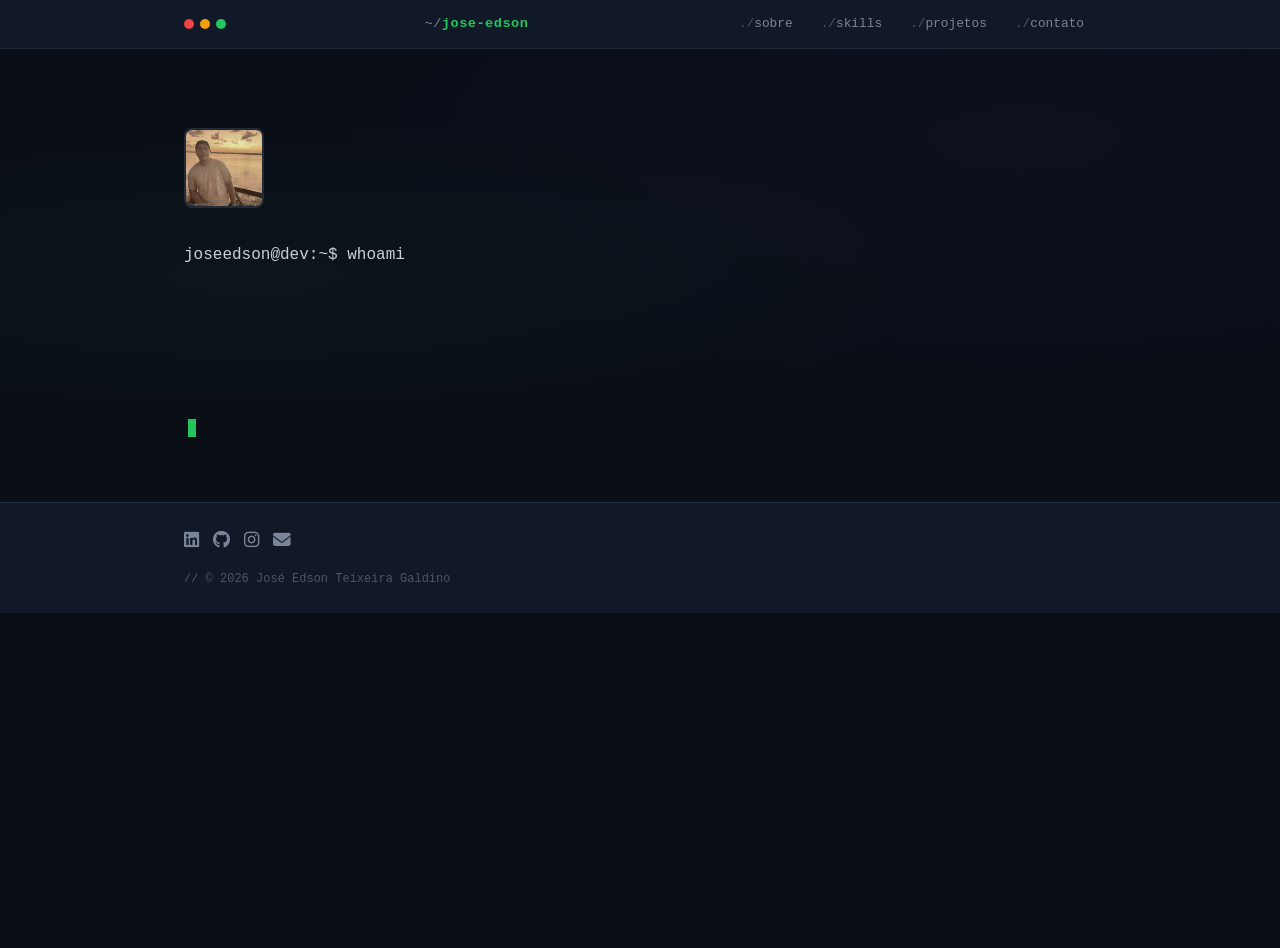
<file: index.html>
<!DOCTYPE html>
<html lang="pt-BR">
<head>
    <meta charset="UTF-8">
    <meta name="viewport" content="width=device-width, initial-scale=1.0">
    <meta name="description" content="Site Bio - Portfólio pessoal de estudante de Ciência da Computação">
    <title>Meu Bio | Portfólio Pessoal</title>
    <link rel="stylesheet" href="css/style.css">
    <link rel="stylesheet" href="https://cdnjs.cloudflare.com/ajax/libs/font-awesome/6.5.0/css/all.min.css">
</head>
<body>

    <!-- HEADER -->
    <header id="header">
        <div class="container header-container">
            <div class="terminal-dots">
                <span class="dot-red"></span>
                <span class="dot-yellow"></span>
                <span class="dot-green"></span>
            </div>
            <a href="index.html" class="logo-area">
                <h1 class="header-nome">jose-edson</h1>
            </a>
            <button class="menu-toggle" id="menuToggle" aria-label="Abrir menu">
                <i class="fas fa-terminal"></i>
            </button>
            <nav id="navMenu" class="nav-menu">
                <ul>
                    <li><a href="sobre.html">sobre</a></li>
                    <li><a href="habilidades.html">skills</a></li>
                    <li><a href="projetos.html">projetos</a></li>
                    <li><a href="contato.html">contato</a></li>
                </ul>
            </nav>
        </div>
    </header>

    <!-- HERO -->
    <section class="hero">
        <div class="container hero-content">
            <img src="img/foto-perfil.jpg" alt="Foto de José Edson" class="hero-foto fade-in">

            <div class="typing-line" data-text='<span class="prompt">joseedson@dev:~$</span> <span class="command">whoami</span>'></div>

            <h2 class="typing-line" data-text='Olá, eu sou <span class="destaque">José Edson</span>'></h2>

            <div class="typing-line terminal-line" data-text='<span class="output">Estudante de Ciência da Computação | Desenvolvedor em formação</span>'></div>

            <div class="typing-line terminal-line" data-text='<span class="prompt">joseedson@dev:~$</span> <span class="command">cat</span> <span class="flag">status.txt</span>' style="margin-top: 20px;"></div>

            <div class="typing-line terminal-line" data-text='<span class="output">📍 Recife, PE &nbsp; | &nbsp; 🎓 5º Período &nbsp; | &nbsp; 💻 Focado em IA & Games</span>'></div>

            <span class="cursor-blink" id="cursorFinal"></span>
        </div>
    </section>

    <!-- FOOTER -->
    <footer id="footer">
        <div class="container footer-container">
            <div class="footer-redes">
                <a href="https://www.linkedin.com/in/joseedsonteixeiragaldino" target="_blank" aria-label="LinkedIn"><i class="fab fa-linkedin"></i></a>
                <a href="https://github.com/joseedsontg" target="_blank" aria-label="GitHub"><i class="fab fa-github"></i></a>
                <a href="https://instagram.com/joseedson.tg" target="_blank" aria-label="Instagram"><i class="fab fa-instagram"></i></a>
                <a href="mailto:joseedsontg@gmail.com" aria-label="Email"><i class="fas fa-envelope"></i></a>
            </div>
            <p>&copy; <span id="anoAtual"></span> José Edson Teixeira Galdino</p>
        </div>
    </footer>

    <script src="js/script.js"></script>
</body>
</html>
</file>
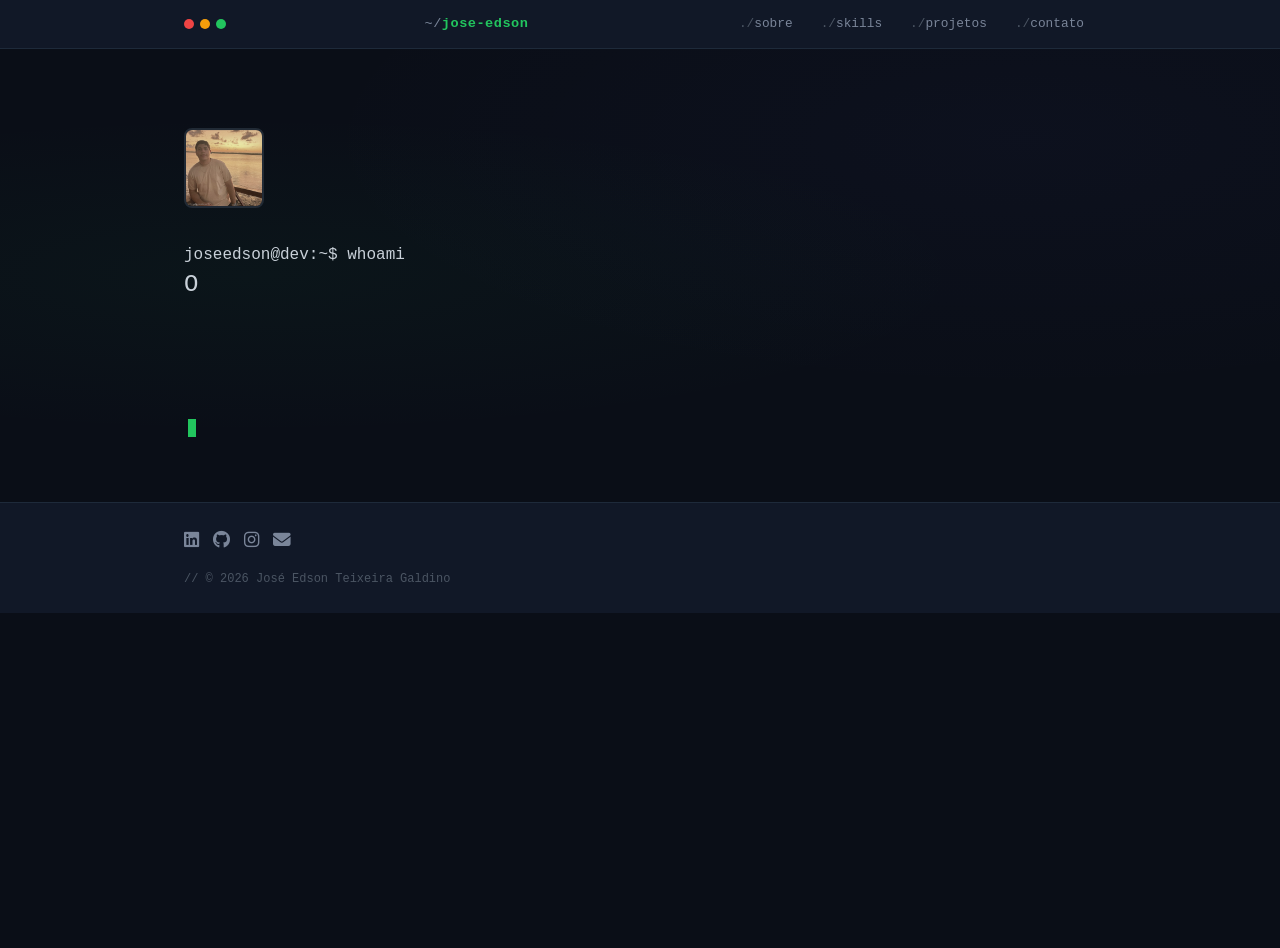
<file: public/projeto-bio/index.html>
<!DOCTYPE html>
<html lang="pt-BR">
<head>
    <meta charset="UTF-8">
    <meta name="viewport" content="width=device-width, initial-scale=1.0">
    <meta name="description" content="Site Bio - Portfólio pessoal de estudante de Ciência da Computação">
    <title>Meu Bio | Portfólio Pessoal</title>
    <link rel="stylesheet" href="css/style.css">
    <link rel="stylesheet" href="https://cdnjs.cloudflare.com/ajax/libs/font-awesome/6.5.0/css/all.min.css">
</head>
<body>

    <!-- HEADER -->
    <header id="header">
        <div class="container header-container">
            <div class="terminal-dots">
                <span class="dot-red"></span>
                <span class="dot-yellow"></span>
                <span class="dot-green"></span>
            </div>
            <a href="index.html" class="logo-area">
                <h1 class="header-nome">jose-edson</h1>
            </a>
            <button class="menu-toggle" id="menuToggle" aria-label="Abrir menu">
                <i class="fas fa-terminal"></i>
            </button>
            <nav id="navMenu" class="nav-menu">
                <ul>
                    <li><a href="sobre.html">sobre</a></li>
                    <li><a href="habilidades.html">skills</a></li>
                    <li><a href="projetos.html">projetos</a></li>
                    <li><a href="contato.html">contato</a></li>
                </ul>
            </nav>
        </div>
    </header>

    <!-- HERO -->
    <section class="hero">
        <div class="container hero-content">
            <img src="img/foto-perfil.jpg" alt="Foto de José Edson" class="hero-foto fade-in">

            <div class="typing-line" data-text='<span class="prompt">joseedson@dev:~$</span> <span class="command">whoami</span>'></div>

            <h2 class="typing-line" data-text='Olá, eu sou <span class="destaque">José Edson</span>'></h2>

            <div class="typing-line terminal-line" data-text='<span class="output">Estudante de Ciência da Computação | Desenvolvedor em formação</span>'></div>

            <div class="typing-line terminal-line" data-text='<span class="prompt">joseedson@dev:~$</span> <span class="command">cat</span> <span class="flag">status.txt</span>' style="margin-top: 20px;"></div>

            <div class="typing-line terminal-line" data-text='<span class="output">📍 Recife, PE &nbsp; | &nbsp; 🎓 5º Período &nbsp; | &nbsp; 💻 Focado em IA & Games</span>'></div>

            <span class="cursor-blink" id="cursorFinal"></span>
        </div>
    </section>

    <!-- FOOTER -->
    <footer id="footer">
        <div class="container footer-container">
            <div class="footer-redes">
                <a href="https://www.linkedin.com/in/joseedsonteixeiragaldino" target="_blank" aria-label="LinkedIn"><i class="fab fa-linkedin"></i></a>
                <a href="https://github.com/joseedsontg" target="_blank" aria-label="GitHub"><i class="fab fa-github"></i></a>
                <a href="https://instagram.com/joseedson.tg" target="_blank" aria-label="Instagram"><i class="fab fa-instagram"></i></a>
                <a href="mailto:joseedsontg@gmail.com" aria-label="Email"><i class="fas fa-envelope"></i></a>
            </div>
            <p>&copy; <span id="anoAtual"></span> José Edson Teixeira Galdino</p>
        </div>
    </footer>

    <script src="js/script.js"></script>
</body>
</html>
</file>
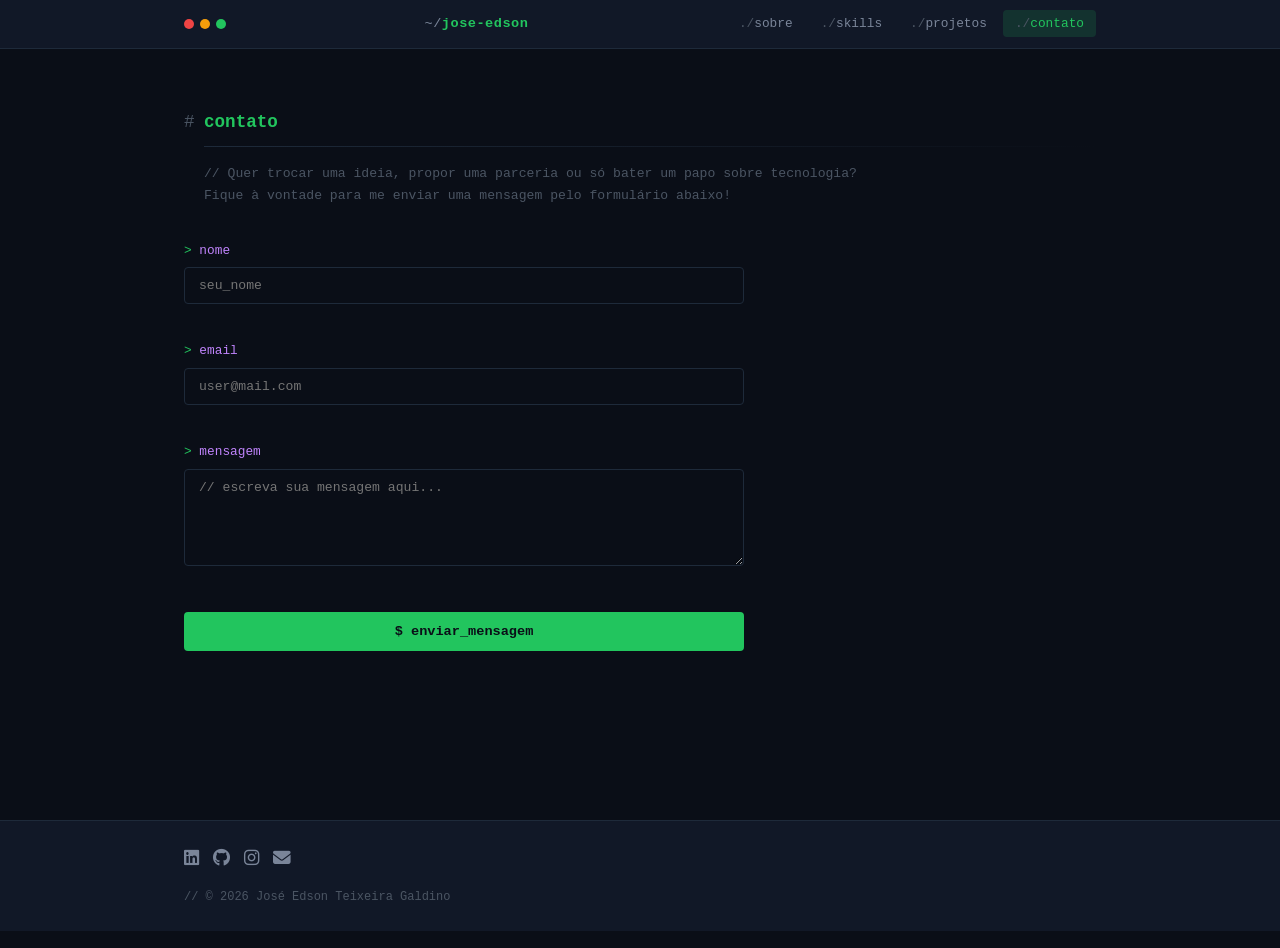
<file: contato.html>
<!DOCTYPE html>
<html lang="pt-BR">
<head>
    <meta charset="UTF-8">
    <meta name="viewport" content="width=device-width, initial-scale=1.0">
    <meta name="description" content="Entre em contato com José Edson">
    <title>Contato | José Edson</title>
    <link rel="stylesheet" href="css/style.css">
    <link rel="stylesheet" href="https://cdnjs.cloudflare.com/ajax/libs/font-awesome/6.5.0/css/all.min.css">
</head>
<body>

    <!-- HEADER -->
    <header id="header">
        <div class="container header-container">
            <div class="terminal-dots">
                <span class="dot-red"></span>
                <span class="dot-yellow"></span>
                <span class="dot-green"></span>
            </div>
            <a href="index.html" class="logo-area">
                <h1 class="header-nome">jose-edson</h1>
            </a>
            <button class="menu-toggle" id="menuToggle" aria-label="Abrir menu">
                <i class="fas fa-terminal"></i>
            </button>
            <nav id="navMenu" class="nav-menu">
                <ul>
                    <li><a href="sobre.html">sobre</a></li>
                    <li><a href="habilidades.html">skills</a></li>
                    <li><a href="projetos.html">projetos</a></li>
                    <li><a href="contato.html" class="nav-ativo">contato</a></li>
                </ul>
            </nav>
        </div>
    </header>

    <!-- CONTATO -->
    <section class="section page-section">
        <div class="container">
            <h2 class="section-titulo typing-titulo" data-text="contato"></h2>
            <p class="section-intro fade-in">
                Quer trocar uma ideia, propor uma parceria ou só bater um papo sobre tecnologia? Fique à vontade para me enviar uma mensagem pelo formulário abaixo!
            </p>
            <form id="formContato" class="form-contato fade-in" action="https://formspree.io/f/maqlaryl" method="POST" novalidate>
                <div class="form-grupo">
                    <label for="nome">nome</label>
                    <input type="text" id="nome" name="nome" placeholder="seu_nome" required>
                    <span class="erro-msg" id="erroNome"></span>
                </div>
                <div class="form-grupo">
                    <label for="email">email</label>
                    <input type="email" id="email" name="email" placeholder="user@mail.com" required>
                    <span class="erro-msg" id="erroEmail"></span>
                </div>
                <div class="form-grupo">
                    <label for="mensagem">mensagem</label>
                    <textarea id="mensagem" name="mensagem" rows="5" placeholder="// escreva sua mensagem aqui..." required></textarea>
                    <span class="erro-msg" id="erroMensagem"></span>
                </div>
                <button type="submit" class="btn btn-enviar">$ enviar_mensagem</button>
                <div id="formSucesso" class="form-sucesso oculto">
                    <i class="fas fa-check-circle"></i>
                    <p>✓ Mensagem enviada com sucesso!</p>
                </div>
            </form>
        </div>
    </section>

    <!-- FOOTER -->
    <footer id="footer">
        <div class="container footer-container">
            <div class="footer-redes">
                <a href="https://www.linkedin.com/in/joseedsonteixeiragaldino" target="_blank" aria-label="LinkedIn"><i class="fab fa-linkedin"></i></a>
                <a href="https://github.com/joseedsontg" target="_blank" aria-label="GitHub"><i class="fab fa-github"></i></a>
                <a href="https://instagram.com/joseedson.tg" target="_blank" aria-label="Instagram"><i class="fab fa-instagram"></i></a>
                <a href="mailto:joseedsontg@gmail.com" aria-label="Email"><i class="fas fa-envelope"></i></a>
            </div>
            <p>&copy; <span id="anoAtual"></span> José Edson Teixeira Galdino</p>
        </div>
    </footer>

    <script src="js/script.js"></script>
</body>
</html>
</file>
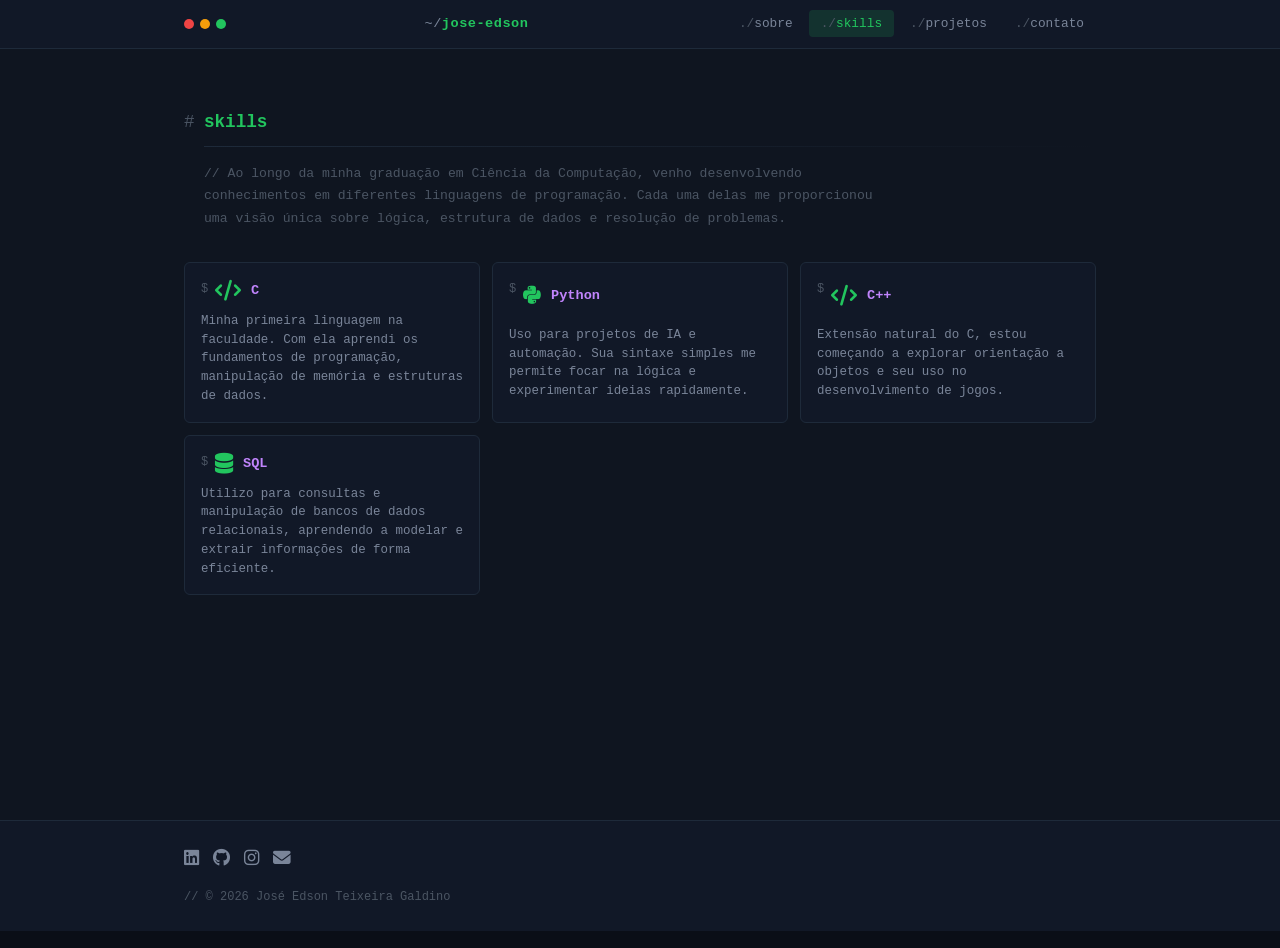
<file: habilidades.html>
<!DOCTYPE html>
<html lang="pt-BR">
<head>
    <meta charset="UTF-8">
    <meta name="viewport" content="width=device-width, initial-scale=1.0">
    <meta name="description" content="Habilidades de José Edson - Desenvolvedor em formação">
    <title>Habilidades | José Edson</title>
    <link rel="stylesheet" href="css/style.css">
    <link rel="stylesheet" href="https://cdnjs.cloudflare.com/ajax/libs/font-awesome/6.5.0/css/all.min.css">
</head>
<body>

    <!-- HEADER -->
    <header id="header">
        <div class="container header-container">
            <div class="terminal-dots">
                <span class="dot-red"></span>
                <span class="dot-yellow"></span>
                <span class="dot-green"></span>
            </div>
            <a href="index.html" class="logo-area">
                <h1 class="header-nome">jose-edson</h1>
            </a>
            <button class="menu-toggle" id="menuToggle" aria-label="Abrir menu">
                <i class="fas fa-terminal"></i>
            </button>
            <nav id="navMenu" class="nav-menu">
                <ul>
                    <li><a href="sobre.html">sobre</a></li>
                    <li><a href="habilidades.html" class="nav-ativo">skills</a></li>
                    <li><a href="projetos.html">projetos</a></li>
                    <li><a href="contato.html">contato</a></li>
                </ul>
            </nav>
        </div>
    </header>

    <!-- HABILIDADES -->
    <section class="section section-alt page-section">
        <div class="container">
            <h2 class="section-titulo typing-titulo" data-text="skills"></h2>
            <p class="section-intro fade-in">
                Ao longo da minha graduação em Ciência da Computação, venho desenvolvendo conhecimentos em diferentes linguagens de programação. Cada uma delas me proporcionou uma visão única sobre lógica, estrutura de dados e resolução de problemas.
            </p>
            <div class="habilidades-grid">
                <div class="habilidade-item fade-in">
                    <i class="fas fa-code"></i>
                    <span>C</span>
                    <p class="habilidade-desc">Minha primeira linguagem na faculdade. Com ela aprendi os fundamentos de programação, manipulação de memória e estruturas de dados.</p>
                </div>
                <div class="habilidade-item fade-in">
                    <i class="fab fa-python"></i>
                    <span>Python</span>
                    <p class="habilidade-desc">Uso para projetos de IA e automação. Sua sintaxe simples me permite focar na lógica e experimentar ideias rapidamente.</p>
                </div>
                <div class="habilidade-item fade-in">
                    <i class="fas fa-code"></i>
                    <span>C++</span>
                    <p class="habilidade-desc">Extensão natural do C, estou começando a explorar orientação a objetos e seu uso no desenvolvimento de jogos.</p>
                </div>
                <div class="habilidade-item fade-in">
                    <i class="fas fa-database"></i>
                    <span>SQL</span>
                    <p class="habilidade-desc">Utilizo para consultas e manipulação de bancos de dados relacionais, aprendendo a modelar e extrair informações de forma eficiente.</p>
                </div>
            </div>
        </div>
    </section>

    <!-- FOOTER -->
    <footer id="footer">
        <div class="container footer-container">
            <div class="footer-redes">
                <a href="https://www.linkedin.com/in/joseedsonteixeiragaldino" target="_blank" aria-label="LinkedIn"><i class="fab fa-linkedin"></i></a>
                <a href="https://github.com/joseedsontg" target="_blank" aria-label="GitHub"><i class="fab fa-github"></i></a>
                <a href="https://instagram.com/joseedson.tg" target="_blank" aria-label="Instagram"><i class="fab fa-instagram"></i></a>
                <a href="mailto:joseedsontg@gmail.com" aria-label="Email"><i class="fas fa-envelope"></i></a>
            </div>
            <p>&copy; <span id="anoAtual"></span> José Edson Teixeira Galdino</p>
        </div>
    </footer>

    <script src="js/script.js"></script>
</body>
</html>
</file>
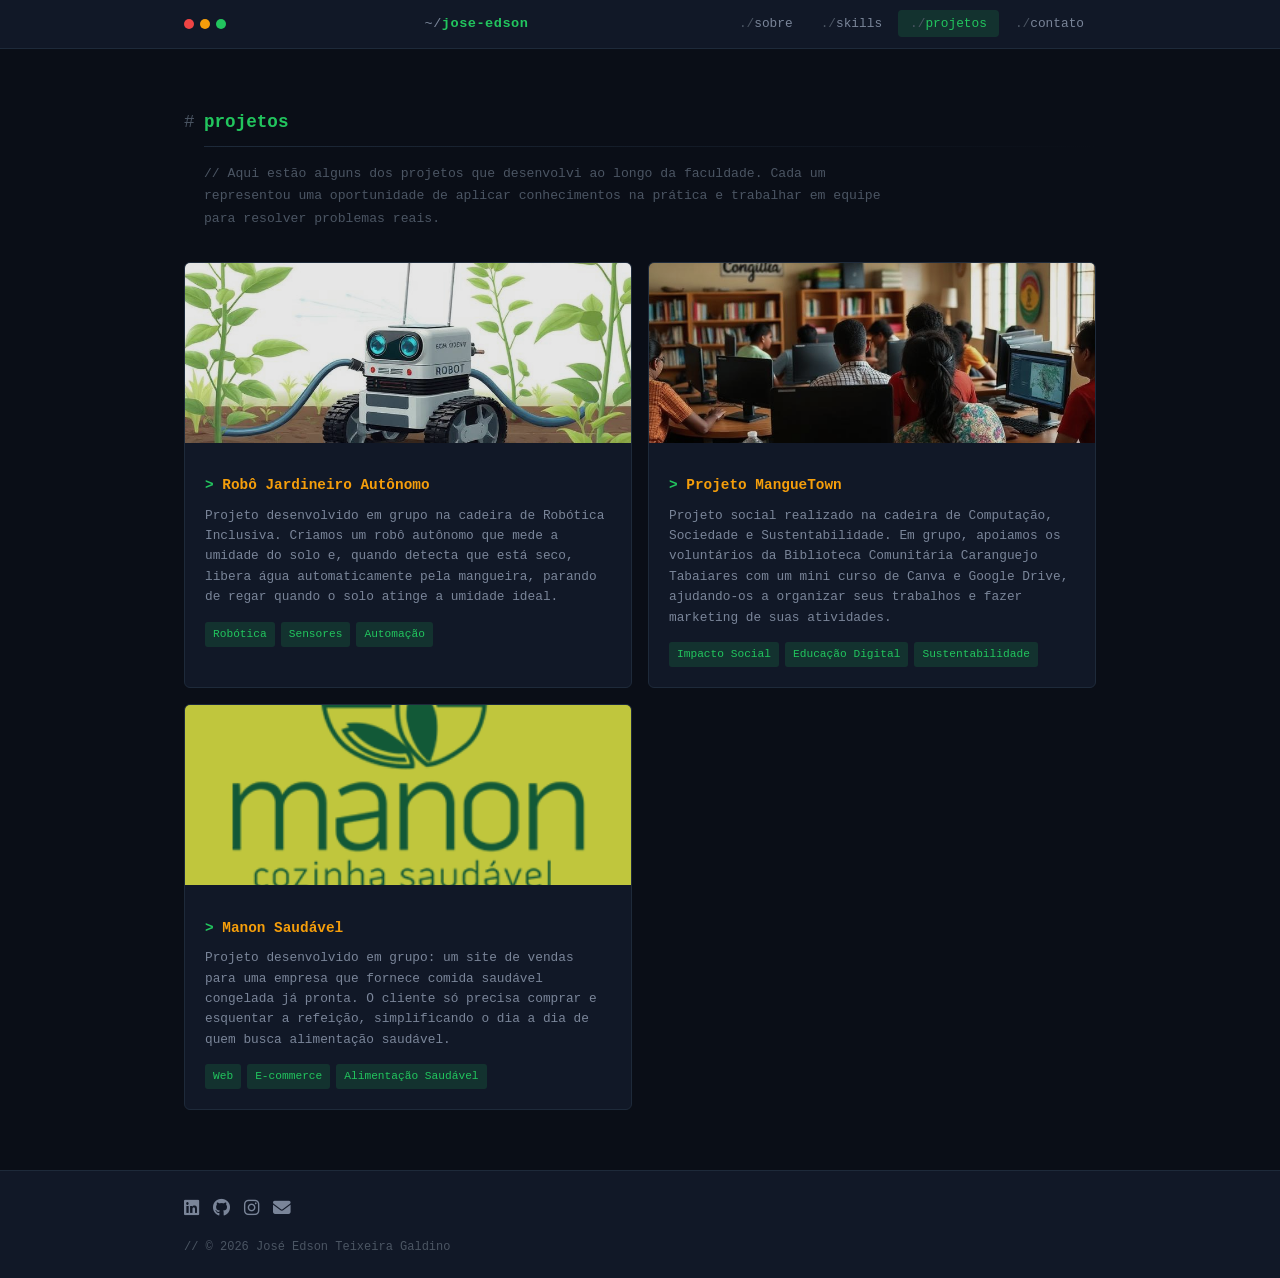
<file: projetos.html>
<!DOCTYPE html>
<html lang="pt-BR">
<head>
    <meta charset="UTF-8">
    <meta name="viewport" content="width=device-width, initial-scale=1.0">
    <meta name="description" content="Projetos de José Edson - Portfólio de trabalhos">
    <title>Projetos | José Edson</title>
    <link rel="stylesheet" href="css/style.css">
    <link rel="stylesheet" href="https://cdnjs.cloudflare.com/ajax/libs/font-awesome/6.5.0/css/all.min.css">
</head>
<body>

    <!-- HEADER -->
    <header id="header">
        <div class="container header-container">
            <div class="terminal-dots">
                <span class="dot-red"></span>
                <span class="dot-yellow"></span>
                <span class="dot-green"></span>
            </div>
            <a href="index.html" class="logo-area">
                <h1 class="header-nome">jose-edson</h1>
            </a>
            <button class="menu-toggle" id="menuToggle" aria-label="Abrir menu">
                <i class="fas fa-terminal"></i>
            </button>
            <nav id="navMenu" class="nav-menu">
                <ul>
                    <li><a href="sobre.html">sobre</a></li>
                    <li><a href="habilidades.html">skills</a></li>
                    <li><a href="projetos.html" class="nav-ativo">projetos</a></li>
                    <li><a href="contato.html">contato</a></li>
                </ul>
            </nav>
        </div>
    </header>

    <!-- PROJETOS -->
    <section class="section page-section">
        <div class="container">
            <h2 class="section-titulo typing-titulo" data-text="projetos"></h2>
            <p class="section-intro fade-in">
                Aqui estão alguns dos projetos que desenvolvi ao longo da faculdade. Cada um representou uma oportunidade de aplicar conhecimentos na prática e trabalhar em equipe para resolver problemas reais.
            </p>
            <div class="projetos-grid">
                <div class="projeto-card fade-in">
                    <img src="img/projeto1.jpg" alt="Projeto Robô Jardineiro">
                    <div class="projeto-info">
                        <h3>Robô Jardineiro Autônomo</h3>
                        <p>Projeto desenvolvido em grupo na cadeira de Robótica Inclusiva. Criamos um robô autônomo que mede a umidade do solo e, quando detecta que está seco, libera água automaticamente pela mangueira, parando de regar quando o solo atinge a umidade ideal.</p>
                        <div class="projeto-tags">
                            <span>Robótica</span>
                            <span>Sensores</span>
                            <span>Automação</span>
                        </div>
                    </div>
                </div>
                <div class="projeto-card fade-in">
                    <img src="img/projeto2.jpg" alt="Projeto MangueTown">
                    <div class="projeto-info">
                        <h3>Projeto MangueTown</h3>
                        <p>Projeto social realizado na cadeira de Computação, Sociedade e Sustentabilidade. Em grupo, apoiamos os voluntários da Biblioteca Comunitária Caranguejo Tabaiares com um mini curso de Canva e Google Drive, ajudando-os a organizar seus trabalhos e fazer marketing de suas atividades.</p>
                        <div class="projeto-tags">
                            <span>Impacto Social</span>
                            <span>Educação Digital</span>
                            <span>Sustentabilidade</span>
                        </div>
                    </div>
                </div>
                <div class="projeto-card fade-in">
                    <img src="img/projeto3.png" alt="Logo Manon Saudável">
                    <div class="projeto-info">
                        <h3>Manon Saudável</h3>
                        <p>Projeto desenvolvido em grupo: um site de vendas para uma empresa que fornece comida saudável congelada já pronta. O cliente só precisa comprar e esquentar a refeição, simplificando o dia a dia de quem busca alimentação saudável.</p>
                        <div class="projeto-tags">
                            <span>Web</span>
                            <span>E-commerce</span>
                            <span>Alimentação Saudável</span>
                        </div>
                    </div>
                </div>
            </div>
        </div>
    </section>

    <!-- FOOTER -->
    <footer id="footer">
        <div class="container footer-container">
            <div class="footer-redes">
                <a href="https://www.linkedin.com/in/joseedsonteixeiragaldino" target="_blank" aria-label="LinkedIn"><i class="fab fa-linkedin"></i></a>
                <a href="https://github.com/joseedsontg" target="_blank" aria-label="GitHub"><i class="fab fa-github"></i></a>
                <a href="https://instagram.com/joseedson.tg" target="_blank" aria-label="Instagram"><i class="fab fa-instagram"></i></a>
                <a href="mailto:joseedsontg@gmail.com" aria-label="Email"><i class="fas fa-envelope"></i></a>
            </div>
            <p>&copy; <span id="anoAtual"></span> José Edson Teixeira Galdino</p>
        </div>
    </footer>

    <script src="js/script.js"></script>
</body>
</html>
</file>
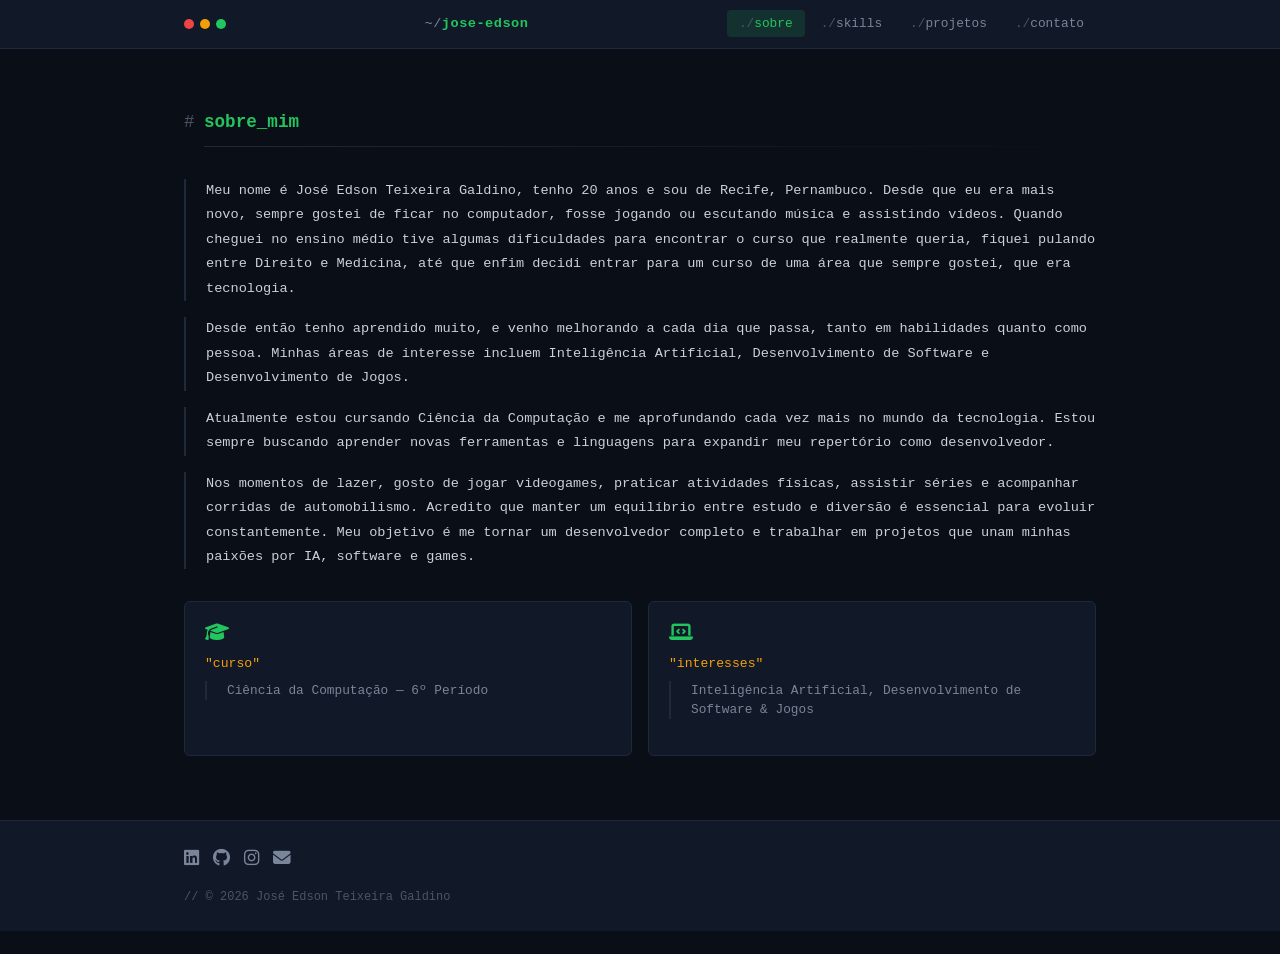
<file: sobre.html>
<!DOCTYPE html>
<html lang="pt-BR">
<head>
    <meta charset="UTF-8">
    <meta name="viewport" content="width=device-width, initial-scale=1.0">
    <meta name="description" content="Sobre José Edson - Estudante de Ciência da Computação">
    <title>Sobre Mim | José Edson</title>
    <link rel="stylesheet" href="css/style.css">
    <link rel="stylesheet" href="https://cdnjs.cloudflare.com/ajax/libs/font-awesome/6.5.0/css/all.min.css">
</head>
<body>

    <!-- HEADER -->
    <header id="header">
        <div class="container header-container">
            <div class="terminal-dots">
                <span class="dot-red"></span>
                <span class="dot-yellow"></span>
                <span class="dot-green"></span>
            </div>
            <a href="index.html" class="logo-area">
                <h1 class="header-nome">jose-edson</h1>
            </a>
            <button class="menu-toggle" id="menuToggle" aria-label="Abrir menu">
                <i class="fas fa-terminal"></i>
            </button>
            <nav id="navMenu" class="nav-menu">
                <ul>
                    <li><a href="sobre.html" class="nav-ativo">sobre</a></li>
                    <li><a href="habilidades.html">skills</a></li>
                    <li><a href="projetos.html">projetos</a></li>
                    <li><a href="contato.html">contato</a></li>
                </ul>
            </nav>
        </div>
    </header>

    <!-- SOBRE MIM -->
    <section class="section page-section">
        <div class="container">
            <h2 class="section-titulo typing-titulo" data-text="sobre_mim"></h2>
            <div class="sobre-conteudo">
                <p class="fade-in">
                    Meu nome é José Edson Teixeira Galdino, tenho 20 anos e sou de Recife, Pernambuco.
                    Desde que eu era mais novo, sempre gostei de ficar no computador, fosse jogando ou
                    escutando música e assistindo vídeos. Quando cheguei no ensino médio tive algumas
                    dificuldades para encontrar o curso que realmente queria, fiquei pulando entre
                    Direito e Medicina, até que enfim decidi entrar para um curso de uma área que
                    sempre gostei, que era tecnologia.
                </p>
                <p class="fade-in">
                    Desde então tenho aprendido muito, e venho melhorando a cada dia que passa, tanto
                    em habilidades quanto como pessoa. Minhas áreas de interesse incluem Inteligência
                    Artificial, Desenvolvimento de Software e Desenvolvimento de Jogos.
                </p>
                <p class="fade-in">
                    Atualmente estou cursando Ciência da Computação e me aprofundando cada vez mais
                    no mundo da tecnologia. Estou sempre buscando aprender novas ferramentas e
                    linguagens para expandir meu repertório como desenvolvedor.
                </p>
                <p class="fade-in">
                    Nos momentos de lazer, gosto de jogar videogames, praticar atividades físicas,
                    assistir séries e acompanhar corridas de automobilismo. Acredito que manter um
                    equilíbrio entre estudo e diversão é essencial para evoluir constantemente.
                    Meu objetivo é me tornar um desenvolvedor completo e trabalhar em projetos que
                    unam minhas paixões por IA, software e games.
                </p>

                <div class="sobre-info">
                    <div class="info-card fade-in">
                        <i class="fas fa-graduation-cap"></i>
                        <h3>"curso"</h3>
                        <p>Ciência da Computação — 6º Período</p>
                    </div>
                    <div class="info-card fade-in">
                        <i class="fas fa-laptop-code"></i>
                        <h3>"interesses"</h3>
                        <p>Inteligência Artificial, Desenvolvimento de Software & Jogos</p>
                    </div>
                </div>
            </div>
        </div>
    </section>

    <!-- FOOTER -->
    <footer id="footer">
        <div class="container footer-container">
            <div class="footer-redes">
                <a href="https://www.linkedin.com/in/joseedsonteixeiragaldino" target="_blank" aria-label="LinkedIn"><i class="fab fa-linkedin"></i></a>
                <a href="https://github.com/joseedsontg" target="_blank" aria-label="GitHub"><i class="fab fa-github"></i></a>
                <a href="https://instagram.com/joseedson.tg" target="_blank" aria-label="Instagram"><i class="fab fa-instagram"></i></a>
                <a href="mailto:joseedsontg@gmail.com" aria-label="Email"><i class="fas fa-envelope"></i></a>
            </div>
            <p>&copy; <span id="anoAtual"></span> José Edson Teixeira Galdino</p>
        </div>
    </footer>

    <script src="js/script.js"></script>
</body>
</html>
</file>
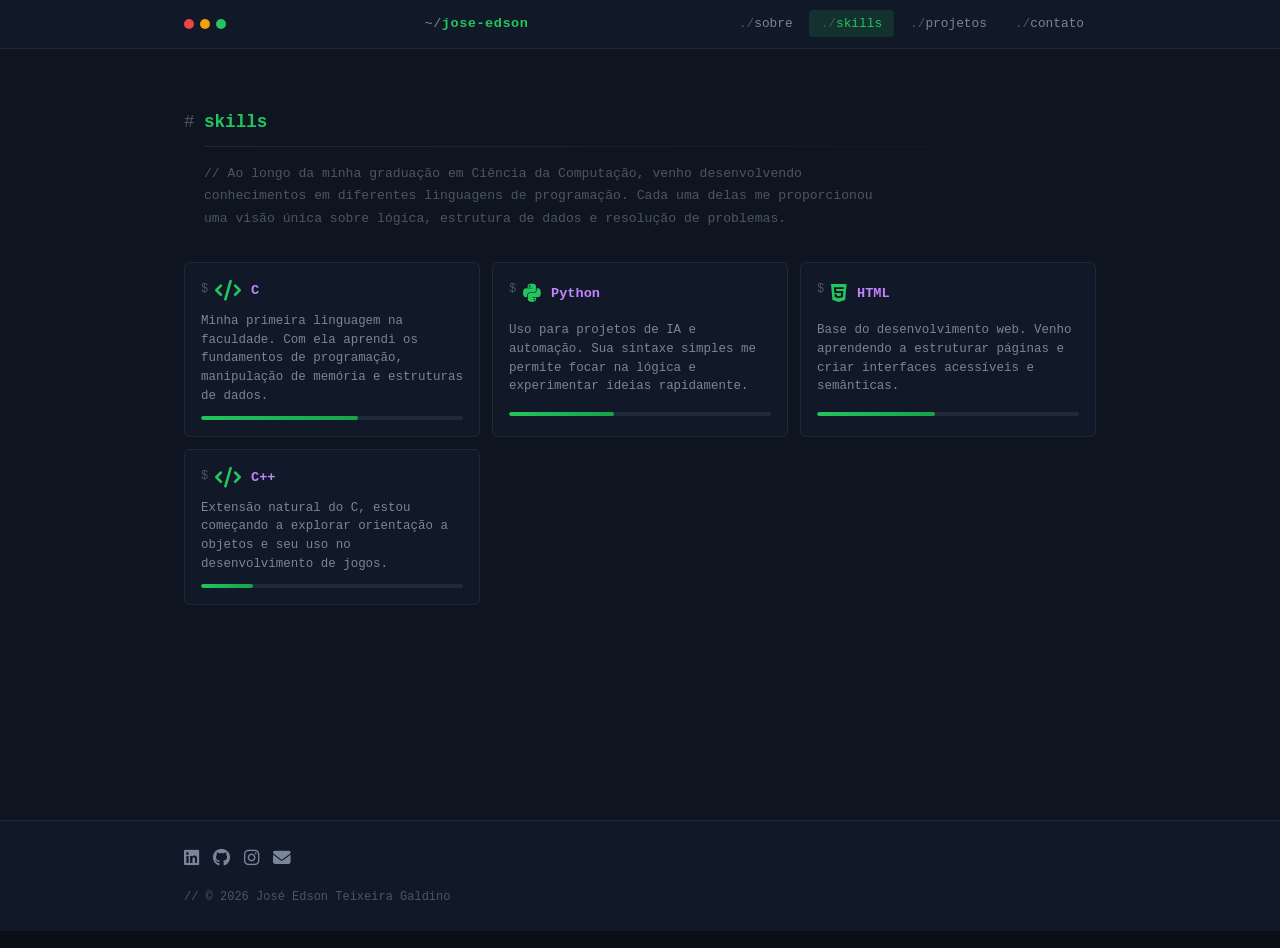
<file: public/projeto-bio/habilidades.html>
<!DOCTYPE html>
<html lang="pt-BR">
<head>
    <meta charset="UTF-8">
    <meta name="viewport" content="width=device-width, initial-scale=1.0">
    <meta name="description" content="Habilidades de José Edson - Desenvolvedor em formação">
    <title>Habilidades | José Edson</title>
    <link rel="stylesheet" href="css/style.css">
    <link rel="stylesheet" href="https://cdnjs.cloudflare.com/ajax/libs/font-awesome/6.5.0/css/all.min.css">
</head>
<body>

    <!-- HEADER -->
    <header id="header">
        <div class="container header-container">
            <div class="terminal-dots">
                <span class="dot-red"></span>
                <span class="dot-yellow"></span>
                <span class="dot-green"></span>
            </div>
            <a href="index.html" class="logo-area">
                <h1 class="header-nome">jose-edson</h1>
            </a>
            <button class="menu-toggle" id="menuToggle" aria-label="Abrir menu">
                <i class="fas fa-terminal"></i>
            </button>
            <nav id="navMenu" class="nav-menu">
                <ul>
                    <li><a href="sobre.html">sobre</a></li>
                    <li><a href="habilidades.html" class="nav-ativo">skills</a></li>
                    <li><a href="projetos.html">projetos</a></li>
                    <li><a href="contato.html">contato</a></li>
                </ul>
            </nav>
        </div>
    </header>

    <!-- HABILIDADES -->
    <section class="section section-alt page-section">
        <div class="container">
            <h2 class="section-titulo typing-titulo" data-text="skills"></h2>
            <p class="section-intro fade-in">
                Ao longo da minha graduação em Ciência da Computação, venho desenvolvendo conhecimentos em diferentes linguagens de programação. Cada uma delas me proporcionou uma visão única sobre lógica, estrutura de dados e resolução de problemas.
            </p>
            <div class="habilidades-grid">
                <div class="habilidade-item fade-in">
                    <i class="fas fa-code"></i>
                    <span>C</span>
                    <p class="habilidade-desc">Minha primeira linguagem na faculdade. Com ela aprendi os fundamentos de programação, manipulação de memória e estruturas de dados.</p>
                    <div class="barra-progresso"><div class="progresso" style="width: 60%"></div></div>
                </div>
                <div class="habilidade-item fade-in">
                    <i class="fab fa-python"></i>
                    <span>Python</span>
                    <p class="habilidade-desc">Uso para projetos de IA e automação. Sua sintaxe simples me permite focar na lógica e experimentar ideias rapidamente.</p>
                    <div class="barra-progresso"><div class="progresso" style="width: 40%"></div></div>
                </div>
                <div class="habilidade-item fade-in">
                    <i class="fab fa-html5"></i>
                    <span>HTML</span>
                    <p class="habilidade-desc">Base do desenvolvimento web. Venho aprendendo a estruturar páginas e criar interfaces acessíveis e semânticas.</p>
                    <div class="barra-progresso"><div class="progresso" style="width: 45%"></div></div>
                </div>
                <div class="habilidade-item fade-in">
                    <i class="fas fa-code"></i>
                    <span>C++</span>
                    <p class="habilidade-desc">Extensão natural do C, estou começando a explorar orientação a objetos e seu uso no desenvolvimento de jogos.</p>
                    <div class="barra-progresso"><div class="progresso" style="width: 20%"></div></div>
                </div>
            </div>
        </div>
    </section>

    <!-- FOOTER -->
    <footer id="footer">
        <div class="container footer-container">
            <div class="footer-redes">
                <a href="https://www.linkedin.com/in/joseedsonteixeiragaldino" target="_blank" aria-label="LinkedIn"><i class="fab fa-linkedin"></i></a>
                <a href="https://github.com/joseedsontg" target="_blank" aria-label="GitHub"><i class="fab fa-github"></i></a>
                <a href="https://instagram.com/joseedson.tg" target="_blank" aria-label="Instagram"><i class="fab fa-instagram"></i></a>
                <a href="mailto:joseedsontg@gmail.com" aria-label="Email"><i class="fas fa-envelope"></i></a>
            </div>
            <p>&copy; <span id="anoAtual"></span> José Edson Teixeira Galdino</p>
        </div>
    </footer>

    <script src="js/script.js"></script>
</body>
</html>
</file>
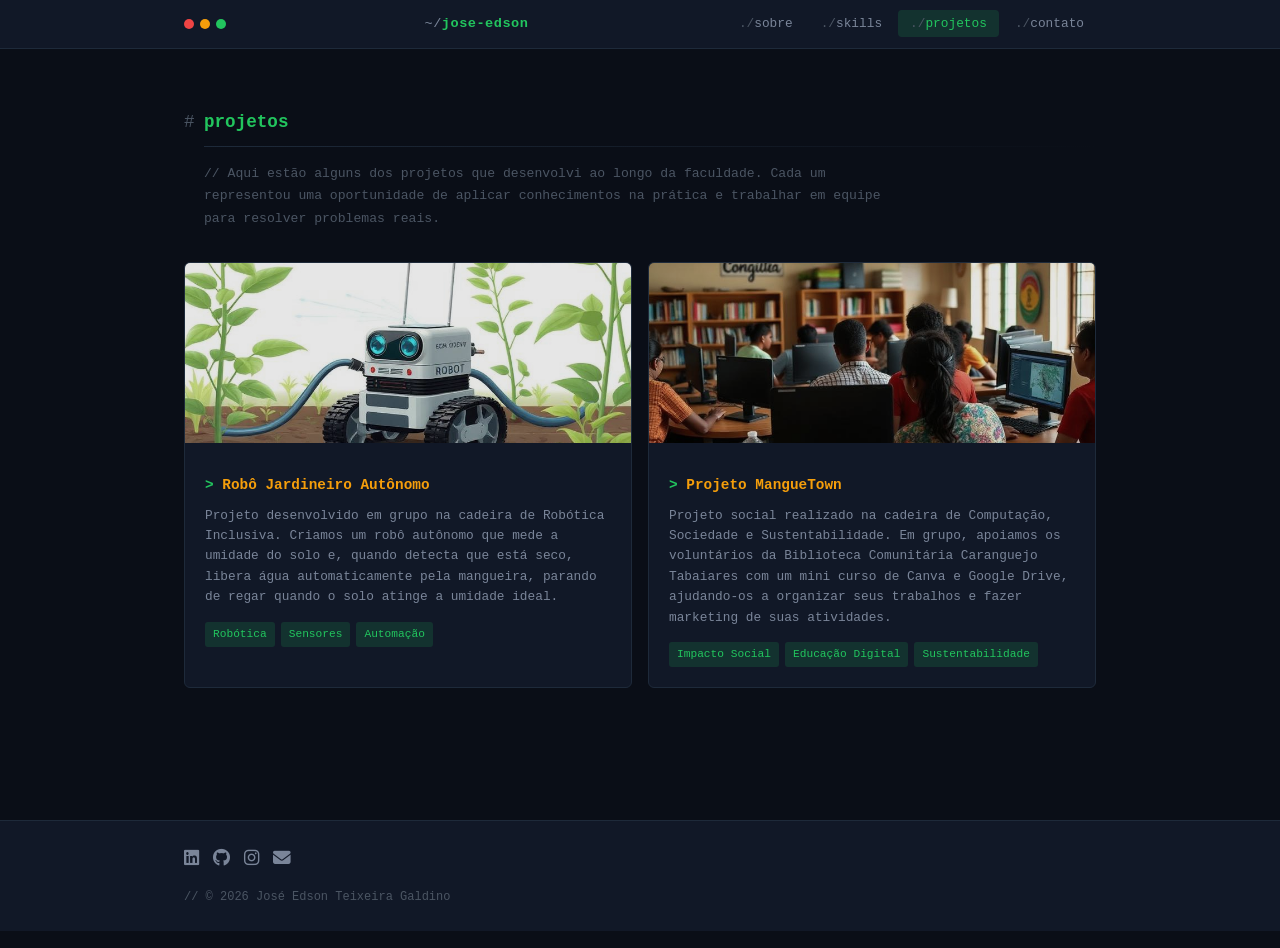
<file: public/projeto-bio/projetos.html>
<!DOCTYPE html>
<html lang="pt-BR">
<head>
    <meta charset="UTF-8">
    <meta name="viewport" content="width=device-width, initial-scale=1.0">
    <meta name="description" content="Projetos de José Edson - Portfólio de trabalhos">
    <title>Projetos | José Edson</title>
    <link rel="stylesheet" href="css/style.css">
    <link rel="stylesheet" href="https://cdnjs.cloudflare.com/ajax/libs/font-awesome/6.5.0/css/all.min.css">
</head>
<body>

    <!-- HEADER -->
    <header id="header">
        <div class="container header-container">
            <div class="terminal-dots">
                <span class="dot-red"></span>
                <span class="dot-yellow"></span>
                <span class="dot-green"></span>
            </div>
            <a href="index.html" class="logo-area">
                <h1 class="header-nome">jose-edson</h1>
            </a>
            <button class="menu-toggle" id="menuToggle" aria-label="Abrir menu">
                <i class="fas fa-terminal"></i>
            </button>
            <nav id="navMenu" class="nav-menu">
                <ul>
                    <li><a href="sobre.html">sobre</a></li>
                    <li><a href="habilidades.html">skills</a></li>
                    <li><a href="projetos.html" class="nav-ativo">projetos</a></li>
                    <li><a href="contato.html">contato</a></li>
                </ul>
            </nav>
        </div>
    </header>

    <!-- PROJETOS -->
    <section class="section page-section">
        <div class="container">
            <h2 class="section-titulo typing-titulo" data-text="projetos"></h2>
            <p class="section-intro fade-in">
                Aqui estão alguns dos projetos que desenvolvi ao longo da faculdade. Cada um representou uma oportunidade de aplicar conhecimentos na prática e trabalhar em equipe para resolver problemas reais.
            </p>
            <div class="projetos-grid">
                <div class="projeto-card fade-in">
                    <img src="img/projeto1.jpg" alt="Projeto Robô Jardineiro">
                    <div class="projeto-info">
                        <h3>Robô Jardineiro Autônomo</h3>
                        <p>Projeto desenvolvido em grupo na cadeira de Robótica Inclusiva. Criamos um robô autônomo que mede a umidade do solo e, quando detecta que está seco, libera água automaticamente pela mangueira, parando de regar quando o solo atinge a umidade ideal.</p>
                        <div class="projeto-tags">
                            <span>Robótica</span>
                            <span>Sensores</span>
                            <span>Automação</span>
                        </div>
                    </div>
                </div>
                <div class="projeto-card fade-in">
                    <img src="img/projeto2.jpg" alt="Projeto MangueTown">
                    <div class="projeto-info">
                        <h3>Projeto MangueTown</h3>
                        <p>Projeto social realizado na cadeira de Computação, Sociedade e Sustentabilidade. Em grupo, apoiamos os voluntários da Biblioteca Comunitária Caranguejo Tabaiares com um mini curso de Canva e Google Drive, ajudando-os a organizar seus trabalhos e fazer marketing de suas atividades.</p>
                        <div class="projeto-tags">
                            <span>Impacto Social</span>
                            <span>Educação Digital</span>
                            <span>Sustentabilidade</span>
                        </div>
                    </div>
                </div>
            </div>
        </div>
    </section>

    <!-- FOOTER -->
    <footer id="footer">
        <div class="container footer-container">
            <div class="footer-redes">
                <a href="https://www.linkedin.com/in/joseedsonteixeiragaldino" target="_blank" aria-label="LinkedIn"><i class="fab fa-linkedin"></i></a>
                <a href="https://github.com/joseedsontg" target="_blank" aria-label="GitHub"><i class="fab fa-github"></i></a>
                <a href="https://instagram.com/joseedson.tg" target="_blank" aria-label="Instagram"><i class="fab fa-instagram"></i></a>
                <a href="mailto:joseedsontg@gmail.com" aria-label="Email"><i class="fas fa-envelope"></i></a>
            </div>
            <p>&copy; <span id="anoAtual"></span> José Edson Teixeira Galdino</p>
        </div>
    </footer>

    <script src="js/script.js"></script>
</body>
</html>
</file>
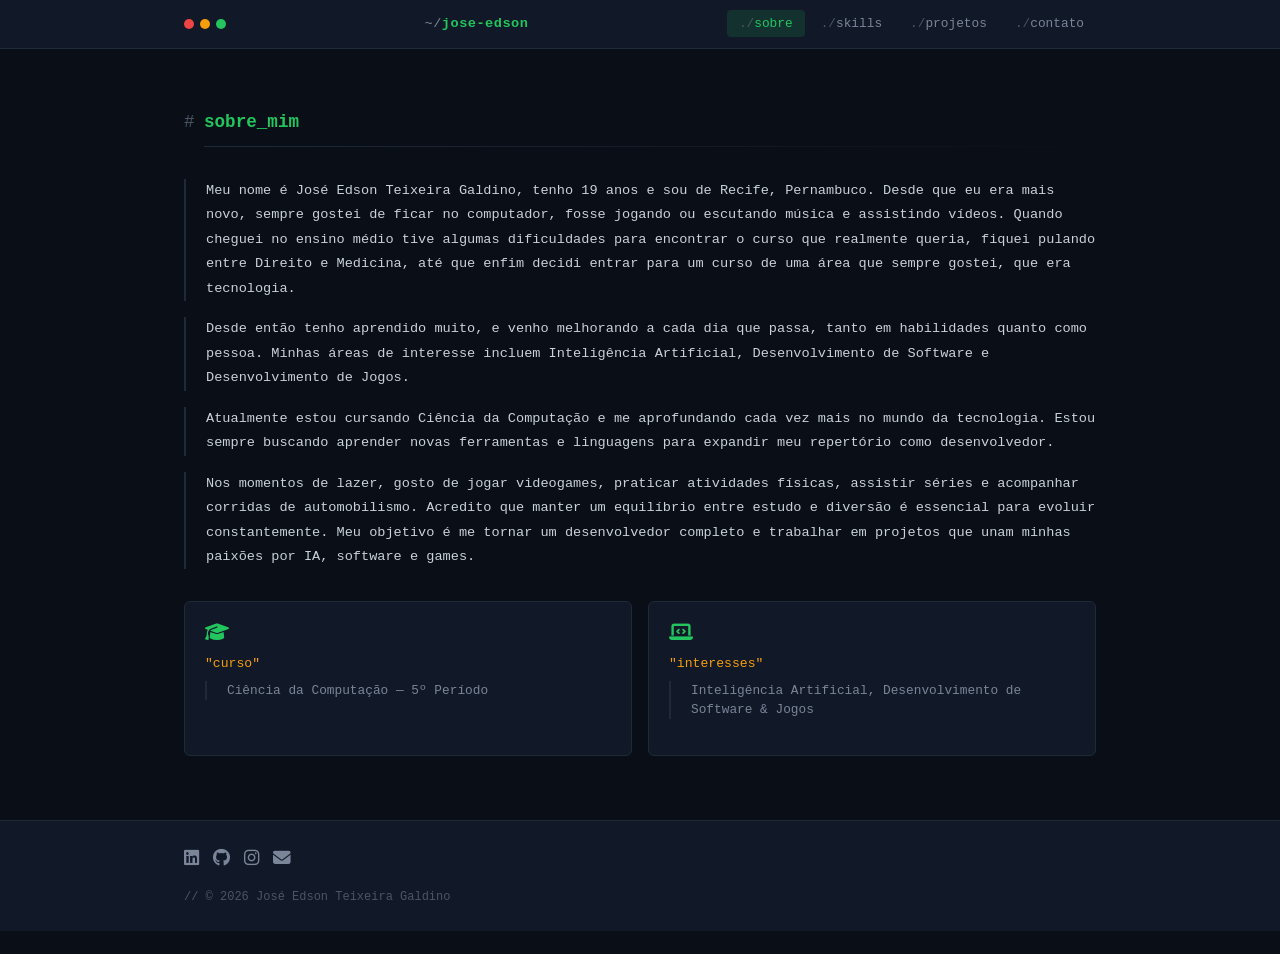
<file: public/projeto-bio/sobre.html>
<!DOCTYPE html>
<html lang="pt-BR">
<head>
    <meta charset="UTF-8">
    <meta name="viewport" content="width=device-width, initial-scale=1.0">
    <meta name="description" content="Sobre José Edson - Estudante de Ciência da Computação">
    <title>Sobre Mim | José Edson</title>
    <link rel="stylesheet" href="css/style.css">
    <link rel="stylesheet" href="https://cdnjs.cloudflare.com/ajax/libs/font-awesome/6.5.0/css/all.min.css">
</head>
<body>

    <!-- HEADER -->
    <header id="header">
        <div class="container header-container">
            <div class="terminal-dots">
                <span class="dot-red"></span>
                <span class="dot-yellow"></span>
                <span class="dot-green"></span>
            </div>
            <a href="index.html" class="logo-area">
                <h1 class="header-nome">jose-edson</h1>
            </a>
            <button class="menu-toggle" id="menuToggle" aria-label="Abrir menu">
                <i class="fas fa-terminal"></i>
            </button>
            <nav id="navMenu" class="nav-menu">
                <ul>
                    <li><a href="sobre.html" class="nav-ativo">sobre</a></li>
                    <li><a href="habilidades.html">skills</a></li>
                    <li><a href="projetos.html">projetos</a></li>
                    <li><a href="contato.html">contato</a></li>
                </ul>
            </nav>
        </div>
    </header>

    <!-- SOBRE MIM -->
    <section class="section page-section">
        <div class="container">
            <h2 class="section-titulo typing-titulo" data-text="sobre_mim"></h2>
            <div class="sobre-conteudo">
                <p class="fade-in">
                    Meu nome é José Edson Teixeira Galdino, tenho 19 anos e sou de Recife, Pernambuco.
                    Desde que eu era mais novo, sempre gostei de ficar no computador, fosse jogando ou
                    escutando música e assistindo vídeos. Quando cheguei no ensino médio tive algumas
                    dificuldades para encontrar o curso que realmente queria, fiquei pulando entre
                    Direito e Medicina, até que enfim decidi entrar para um curso de uma área que
                    sempre gostei, que era tecnologia.
                </p>
                <p class="fade-in">
                    Desde então tenho aprendido muito, e venho melhorando a cada dia que passa, tanto
                    em habilidades quanto como pessoa. Minhas áreas de interesse incluem Inteligência
                    Artificial, Desenvolvimento de Software e Desenvolvimento de Jogos.
                </p>
                <p class="fade-in">
                    Atualmente estou cursando Ciência da Computação e me aprofundando cada vez mais
                    no mundo da tecnologia. Estou sempre buscando aprender novas ferramentas e
                    linguagens para expandir meu repertório como desenvolvedor.
                </p>
                <p class="fade-in">
                    Nos momentos de lazer, gosto de jogar videogames, praticar atividades físicas,
                    assistir séries e acompanhar corridas de automobilismo. Acredito que manter um
                    equilíbrio entre estudo e diversão é essencial para evoluir constantemente.
                    Meu objetivo é me tornar um desenvolvedor completo e trabalhar em projetos que
                    unam minhas paixões por IA, software e games.
                </p>

                <div class="sobre-info">
                    <div class="info-card fade-in">
                        <i class="fas fa-graduation-cap"></i>
                        <h3>"curso"</h3>
                        <p>Ciência da Computação — 5º Período</p>
                    </div>
                    <div class="info-card fade-in">
                        <i class="fas fa-laptop-code"></i>
                        <h3>"interesses"</h3>
                        <p>Inteligência Artificial, Desenvolvimento de Software & Jogos</p>
                    </div>
                </div>
            </div>
        </div>
    </section>

    <!-- FOOTER -->
    <footer id="footer">
        <div class="container footer-container">
            <div class="footer-redes">
                <a href="https://www.linkedin.com/in/joseedsonteixeiragaldino" target="_blank" aria-label="LinkedIn"><i class="fab fa-linkedin"></i></a>
                <a href="https://github.com/joseedsontg" target="_blank" aria-label="GitHub"><i class="fab fa-github"></i></a>
                <a href="https://instagram.com/joseedson.tg" target="_blank" aria-label="Instagram"><i class="fab fa-instagram"></i></a>
                <a href="mailto:joseedsontg@gmail.com" aria-label="Email"><i class="fas fa-envelope"></i></a>
            </div>
            <p>&copy; <span id="anoAtual"></span> José Edson Teixeira Galdino</p>
        </div>
    </footer>

    <script src="js/script.js"></script>
</body>
</html>
</file>
<file: css/style.css>
/* ===== RESET & VARIÁVEIS ===== */
* {
    margin: 0;
    padding: 0;
    box-sizing: border-box;
}

:root {
    --cor-bg: #0a0e17;
    --cor-bg-alt: #0f1520;
    --cor-card: #111827;
    --cor-borda: #1e2a3a;
    --cor-texto: #c9d1d9;
    --cor-texto-claro: #7a8599;
    --cor-accent: #22c55e;
    --cor-accent-dim: rgba(34, 197, 94, 0.15);
    --cor-accent-hover: #16a34a;
    --cor-prompt: #6366f1;
    --cor-comentario: #4b5563;
    --cor-string: #f59e0b;
    --cor-keyword: #c084fc;
    --cor-sombra: rgba(0, 0, 0, 0.4);
    --transicao: 0.2s ease;
    --font-mono: 'Fira Code', 'JetBrains Mono', 'Cascadia Code', 'Consolas', monospace;
    --font-sans: 'Inter', -apple-system, sans-serif;
}

/* ===== TIPOGRAFIA ===== */
@import url('https://fonts.googleapis.com/css2?family=Fira+Code:wght@400;500;600;700&family=Inter:wght@400;500;600;700&display=swap');

body {
    font-family: var(--font-mono);
    background-color: var(--cor-bg);
    color: var(--cor-texto);
    line-height: 1.7;
    min-height: 100vh;
}

h1, h2, h3 {
    font-family: var(--font-mono);
    font-weight: 700;
    color: var(--cor-accent);
}

::selection {
    background-color: var(--cor-accent);
    color: var(--cor-bg);
}

/* ===== SCROLLBAR ===== */
::-webkit-scrollbar {
    width: 8px;
}

::-webkit-scrollbar-track {
    background: var(--cor-bg);
}

::-webkit-scrollbar-thumb {
    background: var(--cor-borda);
    border-radius: 4px;
}

::-webkit-scrollbar-thumb:hover {
    background: var(--cor-accent);
}

/* ===== CONTAINER ===== */
.container {
    max-width: 960px;
    margin: 0 auto;
    padding: 0 24px;
}

/* ===== HEADER - BARRA DE TERMINAL ===== */
#header {
    position: fixed;
    top: 0;
    left: 0;
    width: 100%;
    z-index: 1000;
    background-color: var(--cor-card);
    border-bottom: 1px solid var(--cor-borda);
}

.header-container {
    display: flex;
    align-items: center;
    justify-content: space-between;
    height: 48px;
}

.logo-area {
    display: flex;
    align-items: center;
    gap: 10px;
    text-decoration: none;
}

.header-foto {
    display: none;
}

.header-nome {
    font-size: 0.85rem;
    color: var(--cor-accent);
    font-weight: 600;
    letter-spacing: 0.5px;
}

.header-nome::before {
    content: '~/';
    color: var(--cor-texto-claro);
    font-weight: 400;
}

/* Terminal dots */
.terminal-dots {
    display: flex;
    gap: 6px;
    align-items: center;
}

.terminal-dots span {
    width: 10px;
    height: 10px;
    border-radius: 50%;
    display: inline-block;
}

.dot-red { background-color: #ef4444; }
.dot-yellow { background-color: #f59e0b; }
.dot-green { background-color: #22c55e; }

/* ===== NAVEGAÇÃO ===== */
.nav-menu ul {
    display: flex;
    list-style: none;
    gap: 4px;
}

.nav-menu ul li a {
    text-decoration: none;
    color: var(--cor-texto-claro);
    font-weight: 500;
    font-size: 0.8rem;
    padding: 6px 12px;
    border-radius: 4px;
    transition: background-color var(--transicao), color var(--transicao);
    font-family: var(--font-mono);
}

.nav-menu ul li a::before {
    content: './';
    color: var(--cor-comentario);
}

.nav-menu ul li a:hover,
.nav-menu ul li a.nav-ativo {
    background-color: var(--cor-accent-dim);
    color: var(--cor-accent);
}

.page-section {
    margin-top: 48px;
    min-height: calc(100vh - 48px - 80px);
}

.menu-toggle {
    display: none;
    background: none;
    border: none;
    font-size: 1.1rem;
    color: var(--cor-accent);
    cursor: pointer;
    font-family: var(--font-mono);
}

.theme-toggle {
    display: none;
}

/* ===== HERO - TERMINAL PROMPT ===== */
.hero {
    margin-top: 48px;
    padding: 80px 0 60px;
    background-color: var(--cor-bg);
    position: relative;
}

.hero::before {
    content: '';
    position: absolute;
    top: 0;
    left: 0;
    right: 0;
    bottom: 0;
    background: 
        radial-gradient(ellipse at 20% 50%, rgba(34, 197, 94, 0.04) 0%, transparent 50%),
        radial-gradient(ellipse at 80% 20%, rgba(99, 102, 241, 0.03) 0%, transparent 50%);
    pointer-events: none;
}

.hero-content {
    text-align: left;
    position: relative;
}

.hero-foto {
    width: 80px;
    height: 80px;
    border-radius: 8px;
    object-fit: cover;
    border: 2px solid var(--cor-borda);
    margin-bottom: 24px;
    filter: grayscale(30%);
    transition: filter 0.3s ease;
}

.hero-foto:hover {
    filter: grayscale(0%);
}

.hero-content h2 {
    font-size: 1.5rem;
    margin-bottom: 12px;
    color: var(--cor-texto);
    line-height: 1.3;
    font-weight: 400;
}

.hero-content h2 .destaque {
    color: var(--cor-accent);
    font-weight: 700;
}

.hero-content p {
    color: var(--cor-texto-claro);
    font-size: 0.85rem;
}

/* Typing cursor */
.cursor-blink {
    display: inline-block;
    width: 8px;
    height: 1.1em;
    background-color: var(--cor-accent);
    margin-left: 4px;
    vertical-align: text-bottom;
    animation: blink 1s step-end infinite;
}

@keyframes blink {
    0%, 100% { opacity: 1; }
    50% { opacity: 0; }
}

/* Terminal prompt line */
.terminal-line {
    font-size: 0.85rem;
    margin-bottom: 8px;
    color: var(--cor-texto);
    line-height: 1.8;
}

.terminal-line .prompt {
    color: var(--cor-accent);
    font-weight: 600;
}

.terminal-line .command {
    color: var(--cor-keyword);
}

.terminal-line .flag {
    color: var(--cor-string);
}

.terminal-line .output {
    color: var(--cor-texto-claro);
    padding-left: 16px;
    display: block;
}

.terminal-line .comment {
    color: var(--cor-comentario);
    font-style: italic;
}

/* ===== SEÇÕES ===== */
.section {
    padding: 60px 0;
}

.section-alt {
    background-color: var(--cor-bg-alt);
}

.section-titulo {
    font-size: 1.1rem;
    margin-bottom: 32px;
    text-align: left;
    color: var(--cor-accent);
    position: relative;
    padding-left: 20px;
}

.section-titulo::before {
    content: '#';
    position: absolute;
    left: 0;
    color: var(--cor-comentario);
    font-weight: 400;
}

.section-titulo::after {
    content: '';
    display: block;
    width: 100%;
    height: 1px;
    background: linear-gradient(to right, var(--cor-borda), transparent);
    margin-top: 8px;
}

/* ===== INTRO DE SEÇÃO ===== */
.section-intro {
    text-align: left;
    color: var(--cor-comentario);
    max-width: 700px;
    margin: -16px 0 32px;
    font-size: 0.82rem;
    line-height: 1.7;
    padding-left: 20px;
}

.section-intro::before {
    content: '// ';
    color: var(--cor-comentario);
}

/* ===== SOBRE ===== */
.sobre-conteudo p {
    margin-bottom: 16px;
    color: var(--cor-texto);
    line-height: 1.8;
    font-size: 0.85rem;
    padding-left: 20px;
    border-left: 2px solid var(--cor-borda);
}

.texto-oculto {
    display: none;
}

.texto-oculto.visivel {
    display: block;
}

.btn {
    display: inline-block;
    padding: 8px 20px;
    border: 1px solid var(--cor-accent);
    border-radius: 4px;
    font-family: var(--font-mono);
    font-weight: 500;
    font-size: 0.8rem;
    cursor: pointer;
    transition: all var(--transicao);
    background-color: transparent;
    color: var(--cor-accent);
}

.btn:hover {
    background-color: var(--cor-accent-dim);
}

.btn:active {
    transform: scale(0.97);
}

.btn-mostrar {
    margin-top: 8px;
    margin-left: 20px;
}

.sobre-info {
    display: grid;
    grid-template-columns: 1fr 1fr;
    gap: 16px;
    margin-top: 32px;
}

.info-card {
    background-color: var(--cor-card);
    border: 1px solid var(--cor-borda);
    border-radius: 6px;
    padding: 20px;
    transition: border-color var(--transicao);
}

.info-card:hover {
    border-color: var(--cor-accent);
}

.info-card i {
    font-size: 1.2rem;
    color: var(--cor-accent);
    margin-bottom: 10px;
}

.info-card h3 {
    font-size: 0.82rem;
    margin-bottom: 6px;
    color: var(--cor-string);
    font-weight: 500;
}

.info-card p {
    font-size: 0.8rem;
    color: var(--cor-texto-claro);
    line-height: 1.5;
}

/* ===== HABILIDADES ===== */
.habilidade-desc {
    width: 100%;
    font-size: 0.78rem;
    color: var(--cor-texto-claro);
    line-height: 1.5;
    margin: 0;
}

.habilidades-grid {
    display: grid;
    grid-template-columns: repeat(auto-fill, minmax(280px, 1fr));
    gap: 12px;
}

.habilidade-item {
    background-color: var(--cor-card);
    border: 1px solid var(--cor-borda);
    border-radius: 6px;
    padding: 16px;
    display: flex;
    flex-wrap: wrap;
    align-items: center;
    gap: 10px;
    transition: border-color var(--transicao);
    position: relative;
}

.habilidade-item:hover {
    border-color: var(--cor-accent);
}

.habilidade-item::before {
    content: '$';
    position: absolute;
    top: 16px;
    left: 16px;
    color: var(--cor-comentario);
    font-size: 0.75rem;
    font-weight: 400;
}

.habilidade-item i {
    font-size: 1.3rem;
    color: var(--cor-accent);
    margin-left: 14px;
}

.habilidade-item span {
    font-weight: 600;
    font-family: var(--font-mono);
    font-size: 0.85rem;
    color: var(--cor-keyword);
}

.barra-progresso {
    width: 100%;
    height: 4px;
    background-color: var(--cor-borda);
    border-radius: 2px;
    overflow: hidden;
}

.progresso {
    height: 100%;
    background: linear-gradient(90deg, var(--cor-accent), var(--cor-accent-hover));
    border-radius: 2px;
    transition: width 0.8s ease;
}

/* ===== PROJETOS ===== */
.projetos-grid {
    display: grid;
    grid-template-columns: repeat(auto-fill, minmax(340px, 1fr));
    gap: 16px;
}

.projeto-card {
    background-color: var(--cor-card);
    border: 1px solid var(--cor-borda);
    border-radius: 6px;
    overflow: hidden;
    transition: border-color var(--transicao);
}

.projeto-card:hover {
    border-color: var(--cor-accent);
}

.projeto-card img {
    width: 100%;
    height: 180px;
    object-fit: cover;
    filter: grayscale(20%) brightness(0.9);
    transition: filter 0.3s ease;
}

.projeto-card:hover img {
    filter: grayscale(0%) brightness(1);
}

.projeto-info {
    padding: 20px;
}

.projeto-info h3 {
    font-size: 0.9rem;
    margin-bottom: 8px;
    color: var(--cor-string);
    font-weight: 600;
}

.projeto-info h3::before {
    content: '> ';
    color: var(--cor-accent);
}

.projeto-info p {
    color: var(--cor-texto-claro);
    font-size: 0.8rem;
    margin-bottom: 14px;
    line-height: 1.6;
}

.projeto-tags {
    display: flex;
    gap: 6px;
    flex-wrap: wrap;
}

.projeto-tags span {
    background-color: var(--cor-accent-dim);
    color: var(--cor-accent);
    font-size: 0.7rem;
    font-weight: 500;
    padding: 3px 8px;
    border-radius: 3px;
    font-family: var(--font-mono);
}

/* ===== CONTATO ===== */
.form-contato {
    max-width: 560px;
    margin: 0;
}

.form-grupo {
    margin-bottom: 16px;
}

.form-grupo label {
    display: block;
    font-weight: 500;
    font-family: var(--font-mono);
    font-size: 0.8rem;
    margin-bottom: 6px;
    color: var(--cor-keyword);
}

.form-grupo label::before {
    content: '> ';
    color: var(--cor-accent);
}

.form-grupo input,
.form-grupo textarea {
    width: 100%;
    padding: 10px 14px;
    border: 1px solid var(--cor-borda);
    border-radius: 4px;
    font-family: var(--font-mono);
    font-size: 0.82rem;
    background-color: var(--cor-bg);
    color: var(--cor-texto);
    transition: border-color var(--transicao);
}

.form-grupo input:focus,
.form-grupo textarea:focus {
    outline: none;
    border-color: var(--cor-accent);
    box-shadow: 0 0 0 2px var(--cor-accent-dim);
}

.form-grupo input.erro,
.form-grupo textarea.erro {
    border-color: #ef4444;
}

.erro-msg {
    display: block;
    color: #ef4444;
    font-size: 0.75rem;
    margin-top: 4px;
    min-height: 16px;
}

.btn-enviar {
    background-color: var(--cor-accent);
    color: var(--cor-bg);
    border: none;
    width: 100%;
    padding: 12px;
    font-size: 0.85rem;
    font-weight: 600;
}

.btn-enviar:hover {
    background-color: var(--cor-accent-hover);
}

.form-sucesso {
    text-align: left;
    margin-top: 16px;
    color: var(--cor-accent);
    font-weight: 500;
    font-size: 0.85rem;
}

.form-sucesso i {
    font-size: 1.2rem;
    margin-bottom: 6px;
}

.oculto {
    display: none;
}

/* ===== FOOTER ===== */
#footer {
    background-color: var(--cor-card);
    padding: 24px 0;
    border-top: 1px solid var(--cor-borda);
}

.footer-container {
    text-align: left;
}

.footer-container p {
    color: var(--cor-comentario);
    font-size: 0.75rem;
    margin-top: 12px;
}

.footer-container p::before {
    content: '// ';
}

.footer-redes {
    display: flex;
    gap: 14px;
}

.footer-redes a {
    color: var(--cor-texto-claro);
    font-size: 1.1rem;
    transition: color var(--transicao);
}

.footer-redes a:hover {
    color: var(--cor-accent);
}

/* ===== ANIMAÇÃO DE ENTRADA ===== */
.fade-in {
    opacity: 0;
    transform: translateY(12px);
    transition: opacity 0.5s ease, transform 0.5s ease;
}

.fade-in.visivel-anim {
    opacity: 1;
    transform: translateY(0);
}

/* Páginas sem typing-titulo: fade normal */
body:not(:has(.typing-titulo)) .fade-in {
    animation: fadeInUp 0.6s ease forwards;
}

@keyframes fadeInUp {
    to {
        opacity: 1;
        transform: translateY(0);
    }
}

body:not(:has(.typing-titulo)) .fade-in:nth-child(1) { animation-delay: 0.1s; }
body:not(:has(.typing-titulo)) .fade-in:nth-child(2) { animation-delay: 0.2s; }
body:not(:has(.typing-titulo)) .fade-in:nth-child(3) { animation-delay: 0.3s; }
body:not(:has(.typing-titulo)) .fade-in:nth-child(4) { animation-delay: 0.4s; }

/* Typing line visibility */
.typing-line {
    min-height: 1.5em;
}

.typing-titulo {
    min-height: 1.3em;
}

/* ===== RESPONSIVIDADE ===== */
@media (max-width: 768px) {
    .nav-menu {
        display: none;
        position: absolute;
        top: 48px;
        left: 0;
        width: 100%;
        background-color: var(--cor-card);
        border-bottom: 1px solid var(--cor-borda);
        padding: 12px 24px;
    }

    .nav-menu.ativo {
        display: block;
    }

    .nav-menu ul {
        flex-direction: column;
        gap: 2px;
    }

    .nav-menu ul li a {
        display: block;
        padding: 10px 12px;
    }

    .menu-toggle {
        display: block;
    }

    .terminal-dots {
        display: none;
    }

    .hero-content h2 {
        font-size: 1.2rem;
    }

    .sobre-info {
        grid-template-columns: 1fr;
    }

    .projetos-grid {
        grid-template-columns: 1fr;
    }

    .habilidades-grid {
        grid-template-columns: 1fr;
    }
}

@media (max-width: 480px) {
    .header-nome {
        font-size: 0.8rem;
    }

    .hero {
        padding: 50px 0 40px;
    }

    .hero-foto {
        width: 60px;
        height: 60px;
    }

    .hero-content h2 {
        font-size: 1rem;
    }

    .section {
        padding: 40px 0;
    }

    .section-titulo {
        font-size: 0.95rem;
    }
}
</file>
<file: public/projeto-bio/css/style.css>
/* ===== RESET & VARIÁVEIS ===== */
* {
    margin: 0;
    padding: 0;
    box-sizing: border-box;
}

:root {
    --cor-bg: #0a0e17;
    --cor-bg-alt: #0f1520;
    --cor-card: #111827;
    --cor-borda: #1e2a3a;
    --cor-texto: #c9d1d9;
    --cor-texto-claro: #7a8599;
    --cor-accent: #22c55e;
    --cor-accent-dim: rgba(34, 197, 94, 0.15);
    --cor-accent-hover: #16a34a;
    --cor-prompt: #6366f1;
    --cor-comentario: #4b5563;
    --cor-string: #f59e0b;
    --cor-keyword: #c084fc;
    --cor-sombra: rgba(0, 0, 0, 0.4);
    --transicao: 0.2s ease;
    --font-mono: 'Fira Code', 'JetBrains Mono', 'Cascadia Code', 'Consolas', monospace;
    --font-sans: 'Inter', -apple-system, sans-serif;
}

/* ===== TIPOGRAFIA ===== */
@import url('https://fonts.googleapis.com/css2?family=Fira+Code:wght@400;500;600;700&family=Inter:wght@400;500;600;700&display=swap');

body {
    font-family: var(--font-mono);
    background-color: var(--cor-bg);
    color: var(--cor-texto);
    line-height: 1.7;
    min-height: 100vh;
}

h1, h2, h3 {
    font-family: var(--font-mono);
    font-weight: 700;
    color: var(--cor-accent);
}

::selection {
    background-color: var(--cor-accent);
    color: var(--cor-bg);
}

/* ===== SCROLLBAR ===== */
::-webkit-scrollbar {
    width: 8px;
}

::-webkit-scrollbar-track {
    background: var(--cor-bg);
}

::-webkit-scrollbar-thumb {
    background: var(--cor-borda);
    border-radius: 4px;
}

::-webkit-scrollbar-thumb:hover {
    background: var(--cor-accent);
}

/* ===== CONTAINER ===== */
.container {
    max-width: 960px;
    margin: 0 auto;
    padding: 0 24px;
}

/* ===== HEADER - BARRA DE TERMINAL ===== */
#header {
    position: fixed;
    top: 0;
    left: 0;
    width: 100%;
    z-index: 1000;
    background-color: var(--cor-card);
    border-bottom: 1px solid var(--cor-borda);
}

.header-container {
    display: flex;
    align-items: center;
    justify-content: space-between;
    height: 48px;
}

.logo-area {
    display: flex;
    align-items: center;
    gap: 10px;
    text-decoration: none;
}

.header-foto {
    display: none;
}

.header-nome {
    font-size: 0.85rem;
    color: var(--cor-accent);
    font-weight: 600;
    letter-spacing: 0.5px;
}

.header-nome::before {
    content: '~/';
    color: var(--cor-texto-claro);
    font-weight: 400;
}

/* Terminal dots */
.terminal-dots {
    display: flex;
    gap: 6px;
    align-items: center;
}

.terminal-dots span {
    width: 10px;
    height: 10px;
    border-radius: 50%;
    display: inline-block;
}

.dot-red { background-color: #ef4444; }
.dot-yellow { background-color: #f59e0b; }
.dot-green { background-color: #22c55e; }

/* ===== NAVEGAÇÃO ===== */
.nav-menu ul {
    display: flex;
    list-style: none;
    gap: 4px;
}

.nav-menu ul li a {
    text-decoration: none;
    color: var(--cor-texto-claro);
    font-weight: 500;
    font-size: 0.8rem;
    padding: 6px 12px;
    border-radius: 4px;
    transition: background-color var(--transicao), color var(--transicao);
    font-family: var(--font-mono);
}

.nav-menu ul li a::before {
    content: './';
    color: var(--cor-comentario);
}

.nav-menu ul li a:hover,
.nav-menu ul li a.nav-ativo {
    background-color: var(--cor-accent-dim);
    color: var(--cor-accent);
}

.page-section {
    margin-top: 48px;
    min-height: calc(100vh - 48px - 80px);
}

.menu-toggle {
    display: none;
    background: none;
    border: none;
    font-size: 1.1rem;
    color: var(--cor-accent);
    cursor: pointer;
    font-family: var(--font-mono);
}

.theme-toggle {
    display: none;
}

/* ===== HERO - TERMINAL PROMPT ===== */
.hero {
    margin-top: 48px;
    padding: 80px 0 60px;
    background-color: var(--cor-bg);
    position: relative;
}

.hero::before {
    content: '';
    position: absolute;
    top: 0;
    left: 0;
    right: 0;
    bottom: 0;
    background: 
        radial-gradient(ellipse at 20% 50%, rgba(34, 197, 94, 0.04) 0%, transparent 50%),
        radial-gradient(ellipse at 80% 20%, rgba(99, 102, 241, 0.03) 0%, transparent 50%);
    pointer-events: none;
}

.hero-content {
    text-align: left;
    position: relative;
}

.hero-foto {
    width: 80px;
    height: 80px;
    border-radius: 8px;
    object-fit: cover;
    border: 2px solid var(--cor-borda);
    margin-bottom: 24px;
    filter: grayscale(30%);
    transition: filter 0.3s ease;
}

.hero-foto:hover {
    filter: grayscale(0%);
}

.hero-content h2 {
    font-size: 1.5rem;
    margin-bottom: 12px;
    color: var(--cor-texto);
    line-height: 1.3;
    font-weight: 400;
}

.hero-content h2 .destaque {
    color: var(--cor-accent);
    font-weight: 700;
}

.hero-content p {
    color: var(--cor-texto-claro);
    font-size: 0.85rem;
}

/* Typing cursor */
.cursor-blink {
    display: inline-block;
    width: 8px;
    height: 1.1em;
    background-color: var(--cor-accent);
    margin-left: 4px;
    vertical-align: text-bottom;
    animation: blink 1s step-end infinite;
}

@keyframes blink {
    0%, 100% { opacity: 1; }
    50% { opacity: 0; }
}

/* Terminal prompt line */
.terminal-line {
    font-size: 0.85rem;
    margin-bottom: 8px;
    color: var(--cor-texto);
    line-height: 1.8;
}

.terminal-line .prompt {
    color: var(--cor-accent);
    font-weight: 600;
}

.terminal-line .command {
    color: var(--cor-keyword);
}

.terminal-line .flag {
    color: var(--cor-string);
}

.terminal-line .output {
    color: var(--cor-texto-claro);
    padding-left: 16px;
    display: block;
}

.terminal-line .comment {
    color: var(--cor-comentario);
    font-style: italic;
}

/* ===== SEÇÕES ===== */
.section {
    padding: 60px 0;
}

.section-alt {
    background-color: var(--cor-bg-alt);
}

.section-titulo {
    font-size: 1.1rem;
    margin-bottom: 32px;
    text-align: left;
    color: var(--cor-accent);
    position: relative;
    padding-left: 20px;
}

.section-titulo::before {
    content: '#';
    position: absolute;
    left: 0;
    color: var(--cor-comentario);
    font-weight: 400;
}

.section-titulo::after {
    content: '';
    display: block;
    width: 100%;
    height: 1px;
    background: linear-gradient(to right, var(--cor-borda), transparent);
    margin-top: 8px;
}

/* ===== INTRO DE SEÇÃO ===== */
.section-intro {
    text-align: left;
    color: var(--cor-comentario);
    max-width: 700px;
    margin: -16px 0 32px;
    font-size: 0.82rem;
    line-height: 1.7;
    padding-left: 20px;
}

.section-intro::before {
    content: '// ';
    color: var(--cor-comentario);
}

/* ===== SOBRE ===== */
.sobre-conteudo p {
    margin-bottom: 16px;
    color: var(--cor-texto);
    line-height: 1.8;
    font-size: 0.85rem;
    padding-left: 20px;
    border-left: 2px solid var(--cor-borda);
}

.texto-oculto {
    display: none;
}

.texto-oculto.visivel {
    display: block;
}

.btn {
    display: inline-block;
    padding: 8px 20px;
    border: 1px solid var(--cor-accent);
    border-radius: 4px;
    font-family: var(--font-mono);
    font-weight: 500;
    font-size: 0.8rem;
    cursor: pointer;
    transition: all var(--transicao);
    background-color: transparent;
    color: var(--cor-accent);
}

.btn:hover {
    background-color: var(--cor-accent-dim);
}

.btn:active {
    transform: scale(0.97);
}

.btn-mostrar {
    margin-top: 8px;
    margin-left: 20px;
}

.sobre-info {
    display: grid;
    grid-template-columns: 1fr 1fr;
    gap: 16px;
    margin-top: 32px;
}

.info-card {
    background-color: var(--cor-card);
    border: 1px solid var(--cor-borda);
    border-radius: 6px;
    padding: 20px;
    transition: border-color var(--transicao);
}

.info-card:hover {
    border-color: var(--cor-accent);
}

.info-card i {
    font-size: 1.2rem;
    color: var(--cor-accent);
    margin-bottom: 10px;
}

.info-card h3 {
    font-size: 0.82rem;
    margin-bottom: 6px;
    color: var(--cor-string);
    font-weight: 500;
}

.info-card p {
    font-size: 0.8rem;
    color: var(--cor-texto-claro);
    line-height: 1.5;
}

/* ===== HABILIDADES ===== */
.habilidade-desc {
    width: 100%;
    font-size: 0.78rem;
    color: var(--cor-texto-claro);
    line-height: 1.5;
    margin: 0;
}

.habilidades-grid {
    display: grid;
    grid-template-columns: repeat(auto-fill, minmax(280px, 1fr));
    gap: 12px;
}

.habilidade-item {
    background-color: var(--cor-card);
    border: 1px solid var(--cor-borda);
    border-radius: 6px;
    padding: 16px;
    display: flex;
    flex-wrap: wrap;
    align-items: center;
    gap: 10px;
    transition: border-color var(--transicao);
    position: relative;
}

.habilidade-item:hover {
    border-color: var(--cor-accent);
}

.habilidade-item::before {
    content: '$';
    position: absolute;
    top: 16px;
    left: 16px;
    color: var(--cor-comentario);
    font-size: 0.75rem;
    font-weight: 400;
}

.habilidade-item i {
    font-size: 1.3rem;
    color: var(--cor-accent);
    margin-left: 14px;
}

.habilidade-item span {
    font-weight: 600;
    font-family: var(--font-mono);
    font-size: 0.85rem;
    color: var(--cor-keyword);
}

.barra-progresso {
    width: 100%;
    height: 4px;
    background-color: var(--cor-borda);
    border-radius: 2px;
    overflow: hidden;
}

.progresso {
    height: 100%;
    background: linear-gradient(90deg, var(--cor-accent), var(--cor-accent-hover));
    border-radius: 2px;
    transition: width 0.8s ease;
}

/* ===== PROJETOS ===== */
.projetos-grid {
    display: grid;
    grid-template-columns: repeat(auto-fill, minmax(340px, 1fr));
    gap: 16px;
}

.projeto-card {
    background-color: var(--cor-card);
    border: 1px solid var(--cor-borda);
    border-radius: 6px;
    overflow: hidden;
    transition: border-color var(--transicao);
}

.projeto-card:hover {
    border-color: var(--cor-accent);
}

.projeto-card img {
    width: 100%;
    height: 180px;
    object-fit: cover;
    filter: grayscale(20%) brightness(0.9);
    transition: filter 0.3s ease;
}

.projeto-card:hover img {
    filter: grayscale(0%) brightness(1);
}

.projeto-info {
    padding: 20px;
}

.projeto-info h3 {
    font-size: 0.9rem;
    margin-bottom: 8px;
    color: var(--cor-string);
    font-weight: 600;
}

.projeto-info h3::before {
    content: '> ';
    color: var(--cor-accent);
}

.projeto-info p {
    color: var(--cor-texto-claro);
    font-size: 0.8rem;
    margin-bottom: 14px;
    line-height: 1.6;
}

.projeto-tags {
    display: flex;
    gap: 6px;
    flex-wrap: wrap;
}

.projeto-tags span {
    background-color: var(--cor-accent-dim);
    color: var(--cor-accent);
    font-size: 0.7rem;
    font-weight: 500;
    padding: 3px 8px;
    border-radius: 3px;
    font-family: var(--font-mono);
}

/* ===== CONTATO ===== */
.form-contato {
    max-width: 560px;
    margin: 0;
}

.form-grupo {
    margin-bottom: 16px;
}

.form-grupo label {
    display: block;
    font-weight: 500;
    font-family: var(--font-mono);
    font-size: 0.8rem;
    margin-bottom: 6px;
    color: var(--cor-keyword);
}

.form-grupo label::before {
    content: '> ';
    color: var(--cor-accent);
}

.form-grupo input,
.form-grupo textarea {
    width: 100%;
    padding: 10px 14px;
    border: 1px solid var(--cor-borda);
    border-radius: 4px;
    font-family: var(--font-mono);
    font-size: 0.82rem;
    background-color: var(--cor-bg);
    color: var(--cor-texto);
    transition: border-color var(--transicao);
}

.form-grupo input:focus,
.form-grupo textarea:focus {
    outline: none;
    border-color: var(--cor-accent);
    box-shadow: 0 0 0 2px var(--cor-accent-dim);
}

.form-grupo input.erro,
.form-grupo textarea.erro {
    border-color: #ef4444;
}

.erro-msg {
    display: block;
    color: #ef4444;
    font-size: 0.75rem;
    margin-top: 4px;
    min-height: 16px;
}

.btn-enviar {
    background-color: var(--cor-accent);
    color: var(--cor-bg);
    border: none;
    width: 100%;
    padding: 12px;
    font-size: 0.85rem;
    font-weight: 600;
}

.btn-enviar:hover {
    background-color: var(--cor-accent-hover);
}

.form-sucesso {
    text-align: left;
    margin-top: 16px;
    color: var(--cor-accent);
    font-weight: 500;
    font-size: 0.85rem;
}

.form-sucesso i {
    font-size: 1.2rem;
    margin-bottom: 6px;
}

.oculto {
    display: none;
}

/* ===== FOOTER ===== */
#footer {
    background-color: var(--cor-card);
    padding: 24px 0;
    border-top: 1px solid var(--cor-borda);
}

.footer-container {
    text-align: left;
}

.footer-container p {
    color: var(--cor-comentario);
    font-size: 0.75rem;
    margin-top: 12px;
}

.footer-container p::before {
    content: '// ';
}

.footer-redes {
    display: flex;
    gap: 14px;
}

.footer-redes a {
    color: var(--cor-texto-claro);
    font-size: 1.1rem;
    transition: color var(--transicao);
}

.footer-redes a:hover {
    color: var(--cor-accent);
}

/* ===== ANIMAÇÃO DE ENTRADA ===== */
.fade-in {
    opacity: 0;
    transform: translateY(12px);
    transition: opacity 0.5s ease, transform 0.5s ease;
}

.fade-in.visivel-anim {
    opacity: 1;
    transform: translateY(0);
}

/* Páginas sem typing-titulo: fade normal */
body:not(:has(.typing-titulo)) .fade-in {
    animation: fadeInUp 0.6s ease forwards;
}

@keyframes fadeInUp {
    to {
        opacity: 1;
        transform: translateY(0);
    }
}

body:not(:has(.typing-titulo)) .fade-in:nth-child(1) { animation-delay: 0.1s; }
body:not(:has(.typing-titulo)) .fade-in:nth-child(2) { animation-delay: 0.2s; }
body:not(:has(.typing-titulo)) .fade-in:nth-child(3) { animation-delay: 0.3s; }
body:not(:has(.typing-titulo)) .fade-in:nth-child(4) { animation-delay: 0.4s; }

/* Typing line visibility */
.typing-line {
    min-height: 1.5em;
}

.typing-titulo {
    min-height: 1.3em;
}

/* ===== RESPONSIVIDADE ===== */
@media (max-width: 768px) {
    .nav-menu {
        display: none;
        position: absolute;
        top: 48px;
        left: 0;
        width: 100%;
        background-color: var(--cor-card);
        border-bottom: 1px solid var(--cor-borda);
        padding: 12px 24px;
    }

    .nav-menu.ativo {
        display: block;
    }

    .nav-menu ul {
        flex-direction: column;
        gap: 2px;
    }

    .nav-menu ul li a {
        display: block;
        padding: 10px 12px;
    }

    .menu-toggle {
        display: block;
    }

    .terminal-dots {
        display: none;
    }

    .hero-content h2 {
        font-size: 1.2rem;
    }

    .sobre-info {
        grid-template-columns: 1fr;
    }

    .projetos-grid {
        grid-template-columns: 1fr;
    }

    .habilidades-grid {
        grid-template-columns: 1fr;
    }
}

@media (max-width: 480px) {
    .header-nome {
        font-size: 0.8rem;
    }

    .hero {
        padding: 50px 0 40px;
    }

    .hero-foto {
        width: 60px;
        height: 60px;
    }

    .hero-content h2 {
        font-size: 1rem;
    }

    .section {
        padding: 40px 0;
    }

    .section-titulo {
        font-size: 0.95rem;
    }
}
</file>
